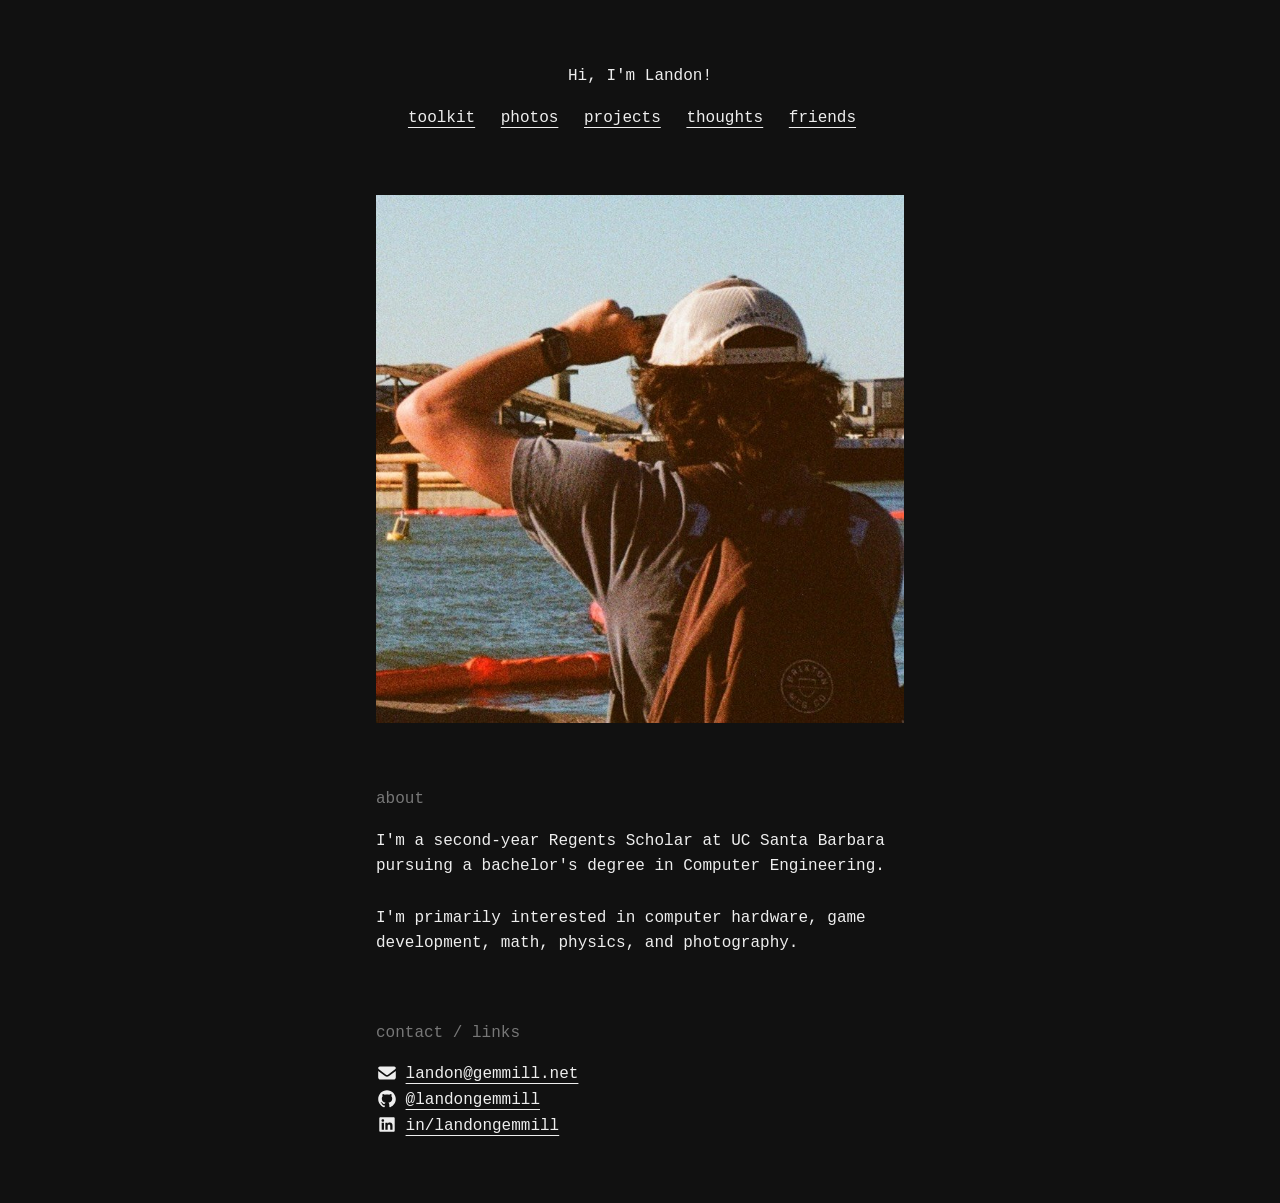
<file: index.html>
<!DOCTYPE html>
<html lang="en">
  <head>
    <meta charset="utf-8">
    <meta name="viewport" content="width=device-width, initial-scale=1">
    <title>Welcome · Landon Gemmill</title>
    <meta name="description" content="My personal website / portfolio">
    <meta name="author" content="Landon Gemmill">
    <meta name="robots" content="max-image-preview:large">
    <link rel="canonical" href="https://gemmill.net/">

    <meta property="og:type" content="website">
    <meta property="og:site_name" content="Landon Gemmill">
    <meta property="og:title" content="Welcome · Landon Gemmill">
    <meta property="og:description" content="My personal website / portfolio">
    <meta property="og:url" content="https://gemmill.net/">
    <meta property="og:image" content="https://gemmill.net/assets/icon.jpg">
    <meta property="og:image:width" content="732">
    <meta property="og:image:height" content="732">
    <meta property="og:image:alt" content="Landon Gemmill">
    <meta name="twitter:card" content="summary">

    <link rel="stylesheet" href="style.css">
    <link rel="icon" href="assets/favicon.ico">
  </head>
  <body>
    <main>
      <div class="center">
        <h1>Hi, I'm Landon!</h1>
        <nav>
          <a href="/toolkit">toolkit</a>
          <a href="/photos">photos</a>
          <a href="/projects">projects</a>
          <a href="/thoughts">thoughts</a>
          <a href="/friends">friends</a>
        </nav>
      </div>
      <section id="photo">
        <img src="assets/icon.jpg" alt="Landon Gemmill" width="732" height="732">
      </section>
      <section>
        <h2>about</h2>
        <p>I'm a second-year Regents Scholar at UC Santa Barbara pursuing a bachelor's degree in Computer Engineering.</p>
        <br>
        <p>I'm primarily interested in computer hardware, game development, math, physics, and photography.</p>
      </section>
      <h2>contact / links</h2>
      <ul>
        <li><a href="mailto:landon@gemmill.net"><span class="icon" style="--icon: url(assets/mail.svg)"></span>landon@gemmill.net</a></li>
        <li><a href="https://github.com/landongemmill" rel="me"><span class="icon" style="--icon: url(assets/github.svg)"></span>@landongemmill</a></li>
        <li><a href="https://linkedin.com/in/landongemmill" rel="me"><span class="icon" style="--icon: url(assets/linkedin.svg)"></span>in/landongemmill</a></li>
      </ul>
      <script type="application/ld+json">
      {
        "@context": "https://schema.org",
        "@type": "Person",
        "name": "Landon Gemmill",
        "givenName": "Landon",
        "familyName": "Gemmill",
        "pronouns": "he/him",
        "gender": "https://schema.org/Male",
        "birthDate": "2007-04-11",
        "url": "https://gemmill.net/",
        "image": "https://gemmill.net/assets/icon.jpg",
        "email": "landon@gemmill.net",
        "affiliation": { "@type": "CollegeOrUniversity", "name": "University of California, Santa Barbara" },
        "sameAs": [
          "https://github.com/landongemmill",
          "https://linkedin.com/in/landongemmill"
        ]
      }
      </script>
    </main>
  </body>
</html>
</file>
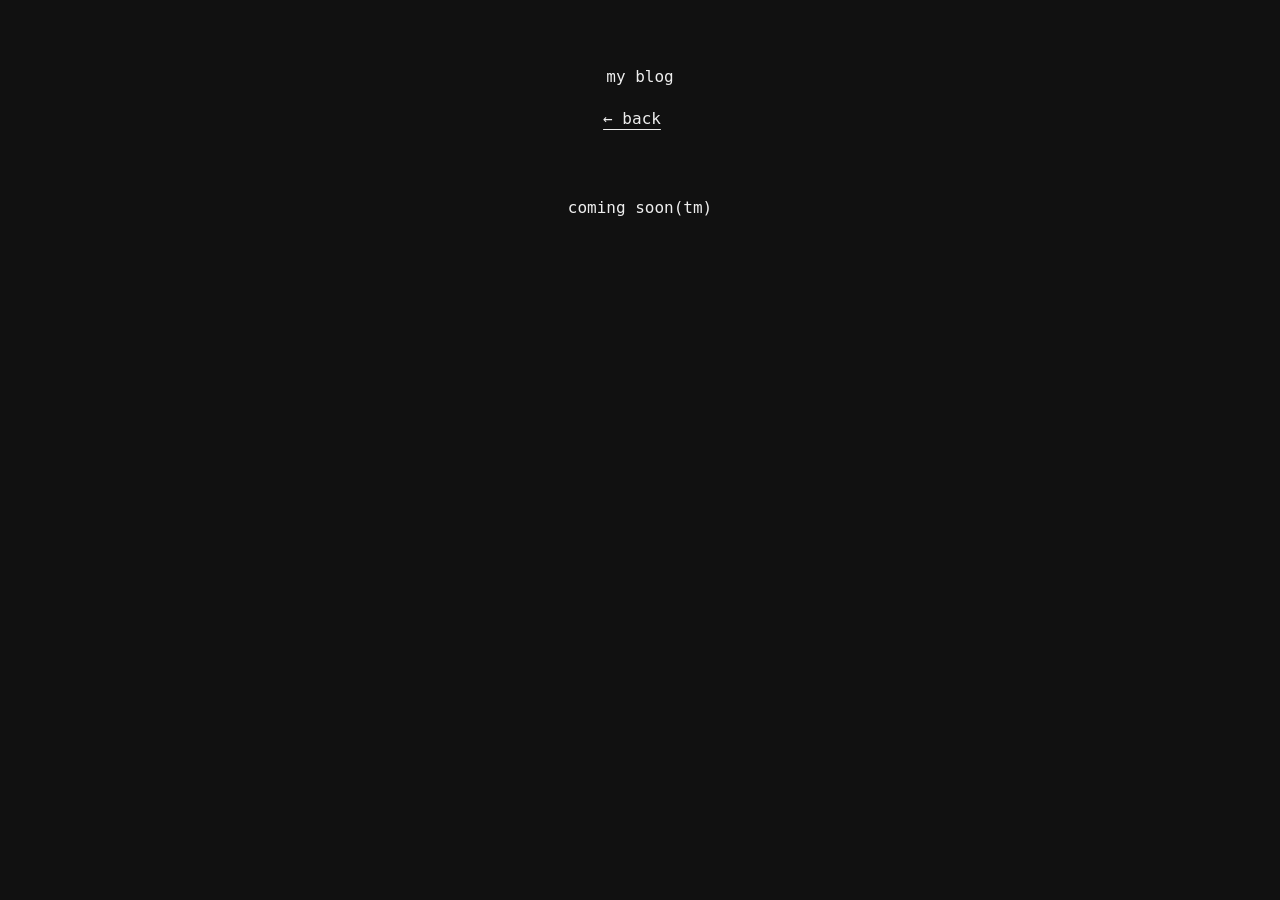
<file: blog.html>
<!DOCTYPE html>
<html lang="en">
  <head>
    <meta charset="utf-8">
    <meta name="viewport" content="width=device-width, initial-scale=1">
    <title>Projects · Landon Gemmill</title>
    <meta name="description" content="The thoughts I have">
    <meta name="author" content="Landon Gemmill">
    <meta name="robots" content="max-image-preview:large">
    <link rel="canonical" href="https://gemmill.net/projects">

    <meta property="og:type" content="website">
    <meta property="og:site_name" content="Landon Gemmill">
    <meta property="og:title" content="Blog · Landon Gemmill">
    <meta property="og:description" content="The thoguhts I have">
    <meta property="og:url" content="https://gemmill.net/blog">
    <meta property="og:image" content="https://gemmill.net/assets/icon.jpg">
    <meta property="og:image:width" content="732">
    <meta property="og:image:height" content="732">
    <meta property="og:image:alt" content="Landon Gemmill">
    <meta name="twitter:card" content="summary">

    <link rel="stylesheet" href="style.css">
    <link rel="icon" href="assets/favicon.ico">
  </head>
  <body>
    <main>
      <div class="center">
        <h1>my blog</h1>
        <nav>
          <a href="/">← back</a>
        </nav>
        <p>coming soon(tm)</p>
        
      </div>
    </main>
  </body>
</html>
</file>
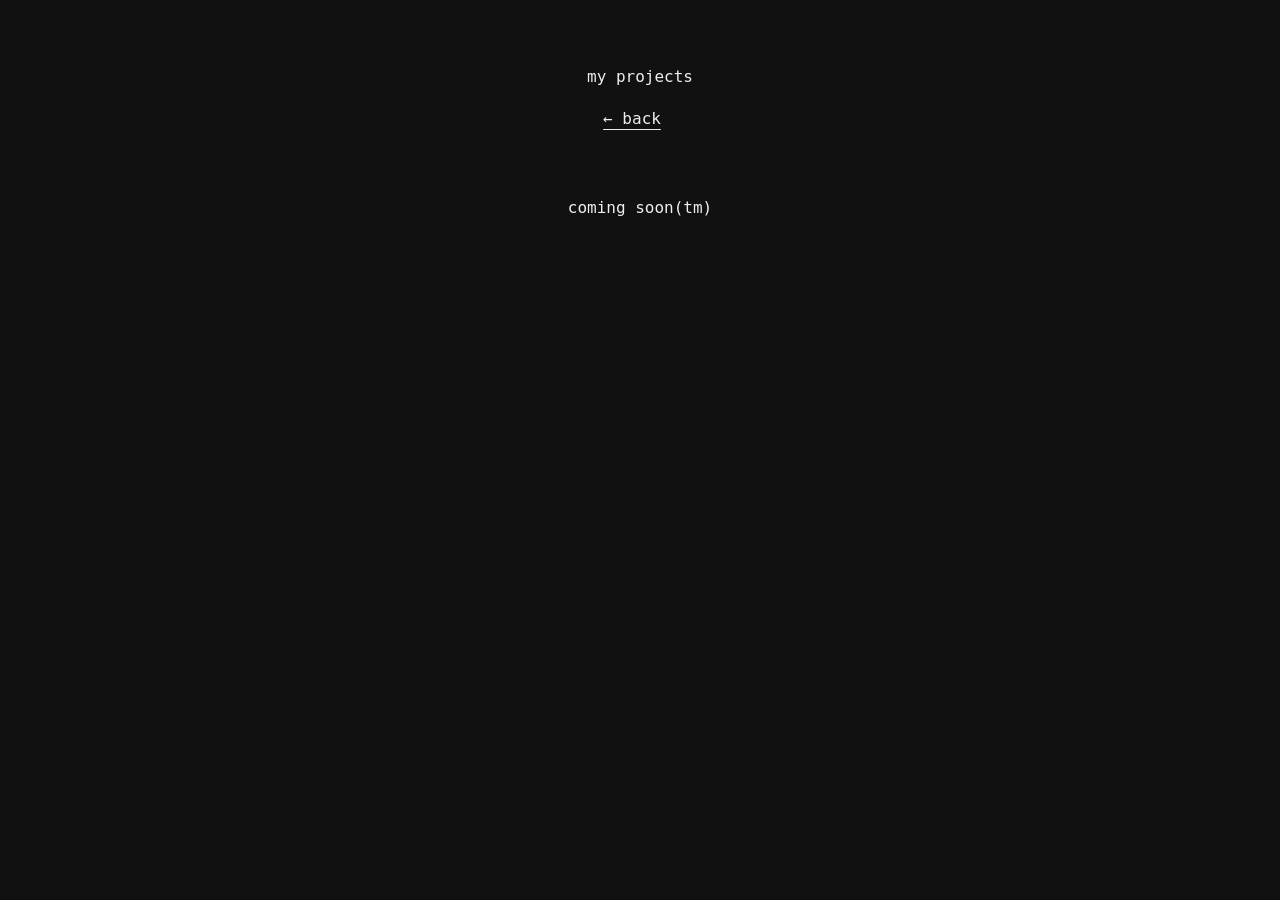
<file: projects.html>
<!DOCTYPE html>
<html lang="en">
  <head>
    <meta charset="utf-8">
    <meta name="viewport" content="width=device-width, initial-scale=1">
    <title>Projects · Landon Gemmill</title>
    <meta name="description" content="The projects I've made">
    <meta name="author" content="Landon Gemmill">
    <meta name="robots" content="max-image-preview:large">
    <link rel="canonical" href="https://gemmill.net/projects">

    <meta property="og:type" content="website">
    <meta property="og:site_name" content="Landon Gemmill">
    <meta property="og:title" content="Projects · Landon Gemmill">
    <meta property="og:description" content="The projects I've made">
    <meta property="og:url" content="https://gemmill.net/projects">
    <meta property="og:image" content="https://gemmill.net/assets/icon.jpg">
    <meta property="og:image:width" content="732">
    <meta property="og:image:height" content="732">
    <meta property="og:image:alt" content="Landon Gemmill">
    <meta name="twitter:card" content="summary">

    <link rel="stylesheet" href="style.css">
    <link rel="icon" href="assets/favicon.ico">
  </head>
  <body>
    <main>
      <div class="center">
        <h1>my projects</h1>
        <nav>
          <a href="/">← back</a>
        </nav>
        <p>coming soon(tm)</p>
        
      </div>
    </main>
  </body>
</html>
</file>
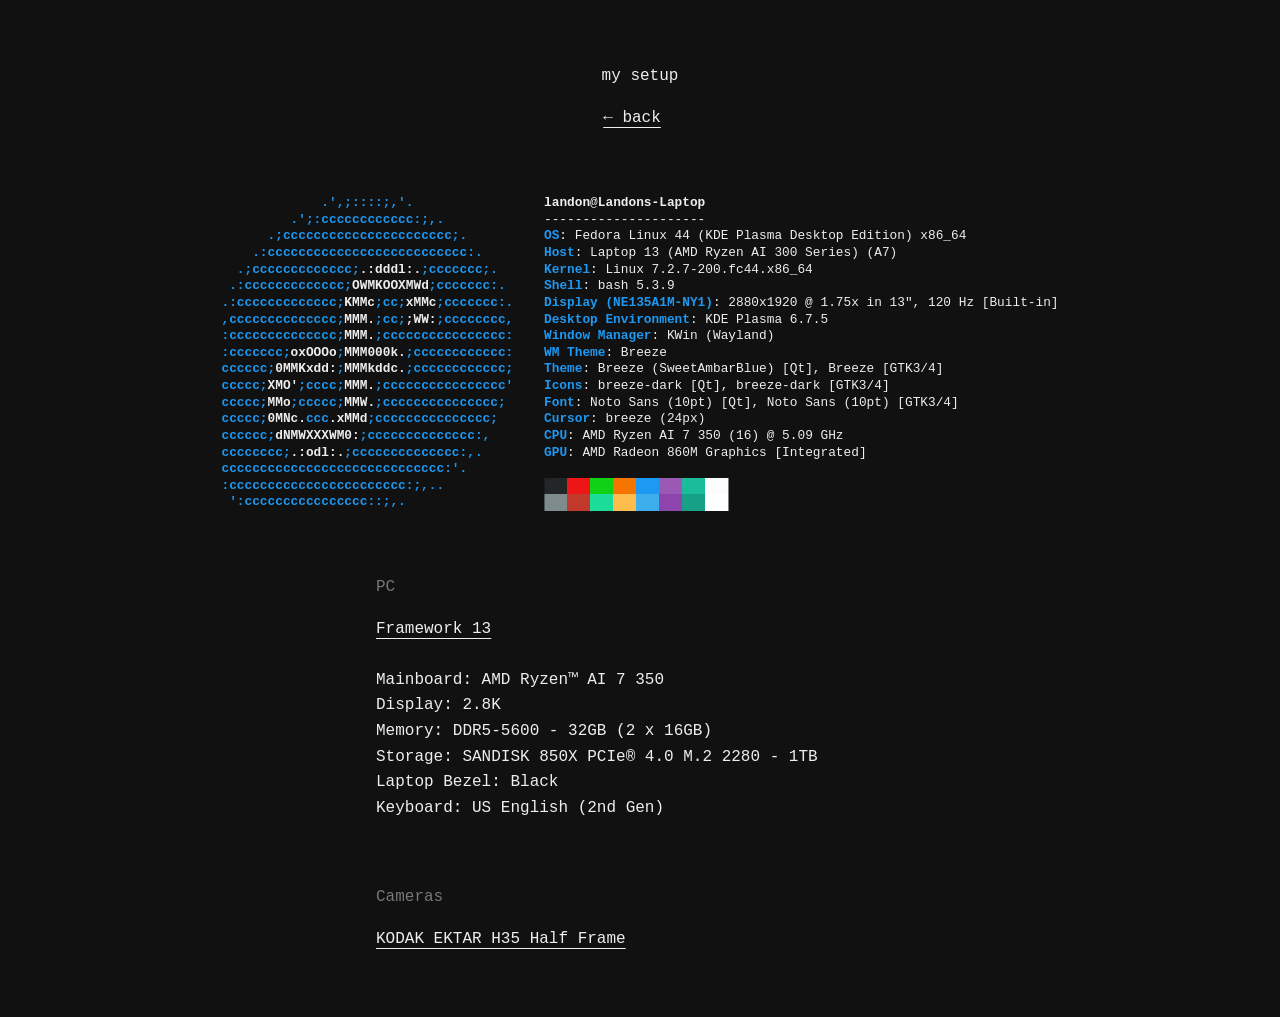
<file: setup.html>
<!DOCTYPE html>
<html lang="en">
  <head>
    <meta charset="utf-8">
    <meta name="viewport" content="width=device-width, initial-scale=1">
    <title>Setup · Landon Gemmill</title>
    <meta name="description" content="The peripherals and hardware I use">
    <meta name="author" content="Landon Gemmill">
    <meta name="robots" content="max-image-preview:large">
    <link rel="canonical" href="https://gemmill.net/setup">

    <meta property="og:type" content="website">
    <meta property="og:site_name" content="Landon Gemmill">
    <meta property="og:title" content="Setup · Landon Gemmill">
    <meta property="og:description" content="The peripherals and hardware I use">
    <meta property="og:url" content="https://gemmill.net/setup">
    <meta property="og:image" content="https://gemmill.net/assets/icon.jpg">
    <meta property="og:image:width" content="732">
    <meta property="og:image:height" content="732">
    <meta property="og:image:alt" content="Landon Gemmill">
    <meta name="twitter:card" content="summary">

    <link rel="stylesheet" href="style.css">
    <link rel="icon" href="assets/favicon.ico">
  </head>
  <body>
    <main>
      <div class="center">
        <h1>my setup</h1>
        <nav>
          <a href="/">← back</a>
        </nav>
      </div>
      <section>
<pre class="fastfetch">
             <b>.',;::::;,'.</b>                 <b class="w">landon</b>@<b class="w">Landons-Laptop</b>
         <b>.';:cccccccccccc:;,.</b>             ---------------------
      <b>.;cccccccccccccccccccccc;.</b>          <b>OS</b>: Fedora Linux 44 (KDE Plasma Desktop Edition) x86_64
    <b>.:cccccccccccccccccccccccccc:.</b>        <b>Host</b>: Laptop 13 (AMD Ryzen AI 300 Series) (A7)
  <b>.;ccccccccccccc;<span class="w">.:dddl:.</span>;ccccccc;.</b>      <b>Kernel</b>: Linux 7.2.7-200.fc44.x86_64
 <b>.:ccccccccccccc;<span class="w">OWMKOOXMWd</span>;ccccccc:.</b>     <b>Shell</b>: bash 5.3.9
<b>.:ccccccccccccc;<span class="w">KMMc</span>;cc;<span class="w">xMMc</span>;ccccccc:.</b>    <b>Display (NE135A1M-NY1)</b>: 2880x1920 @ 1.75x in 13", 120 Hz [Built-in]
<b>,cccccccccccccc;<span class="w">MMM.</span>;cc;<span class="w">;WW:</span>;cccccccc,</b>    <b>Desktop Environment</b>: KDE Plasma 6.7.5
<b>:cccccccccccccc;<span class="w">MMM.</span>;cccccccccccccccc:</b>    <b>Window Manager</b>: KWin (Wayland)
<b>:ccccccc;<span class="w">oxOOOo</span>;<span class="w">MMM000k.</span>;cccccccccccc:</b>    <b>WM Theme</b>: Breeze
<b>cccccc;<span class="w">0MMKxdd:</span>;<span class="w">MMMkddc.</span>;cccccccccccc;</b>    <b>Theme</b>: Breeze (SweetAmbarBlue) [Qt], Breeze [GTK3/4]
<b>ccccc;<span class="w">XMO'</span>;cccc;<span class="w">MMM.</span>;cccccccccccccccc'</b>    <b>Icons</b>: breeze-dark [Qt], breeze-dark [GTK3/4]
<b>ccccc;<span class="w">MMo</span>;ccccc;<span class="w">MMW.</span>;ccccccccccccccc;</b>     <b>Font</b>: Noto Sans (10pt) [Qt], Noto Sans (10pt) [GTK3/4]
<b>ccccc;<span class="w">0MNc.</span>ccc<span class="w">.xMMd</span>;ccccccccccccccc;</b>      <b>Cursor</b>: breeze (24px)
<b>cccccc;<span class="w">dNMWXXXWM0:</span>;cccccccccccccc:,</b>       <b>CPU</b>: AMD Ryzen AI 7 350 (16) @ 5.09 GHz
<b>cccccccc;<span class="w">.:odl:.</span>;cccccccccccccc:,.</b>        <b>GPU</b>: AMD Radeon 860M Graphics [Integrated]
<b>ccccccccccccccccccccccccccccc:'.</b>
<b>:ccccccccccccccccccccccc:;,..</b>             <span class="palette"></span>
 <b>':cccccccccccccccc::;,.</b>                  <span class="palette bright"></span></pre>
      </section>
      <section>
        <h2>PC</h2>
        <p><a href="https://frame.work/laptop13">Framework 13</a></p><br>
        <p>Mainboard: AMD Ryzen™ AI 7 350</p>
        <p>Display: 2.8K</p>
        <p>Memory: DDR5-5600 - 32GB (2 x 16GB)</p>
        <p>Storage: SANDISK 850X PCIe® 4.0 M.2 2280 - 1TB</p>
        <p>Laptop Bezel: Black</p>
        <p>Keyboard: US English (2nd Gen)</p>
      </section>
      <h2>Cameras</h2>
      <p><a href="https://www.kodak.com/en/consumer/product/cameras/film/h35-film-camera">KODAK EKTAR H35 Half Frame</a></p>
    </main>
  </body>
</html>
</file>
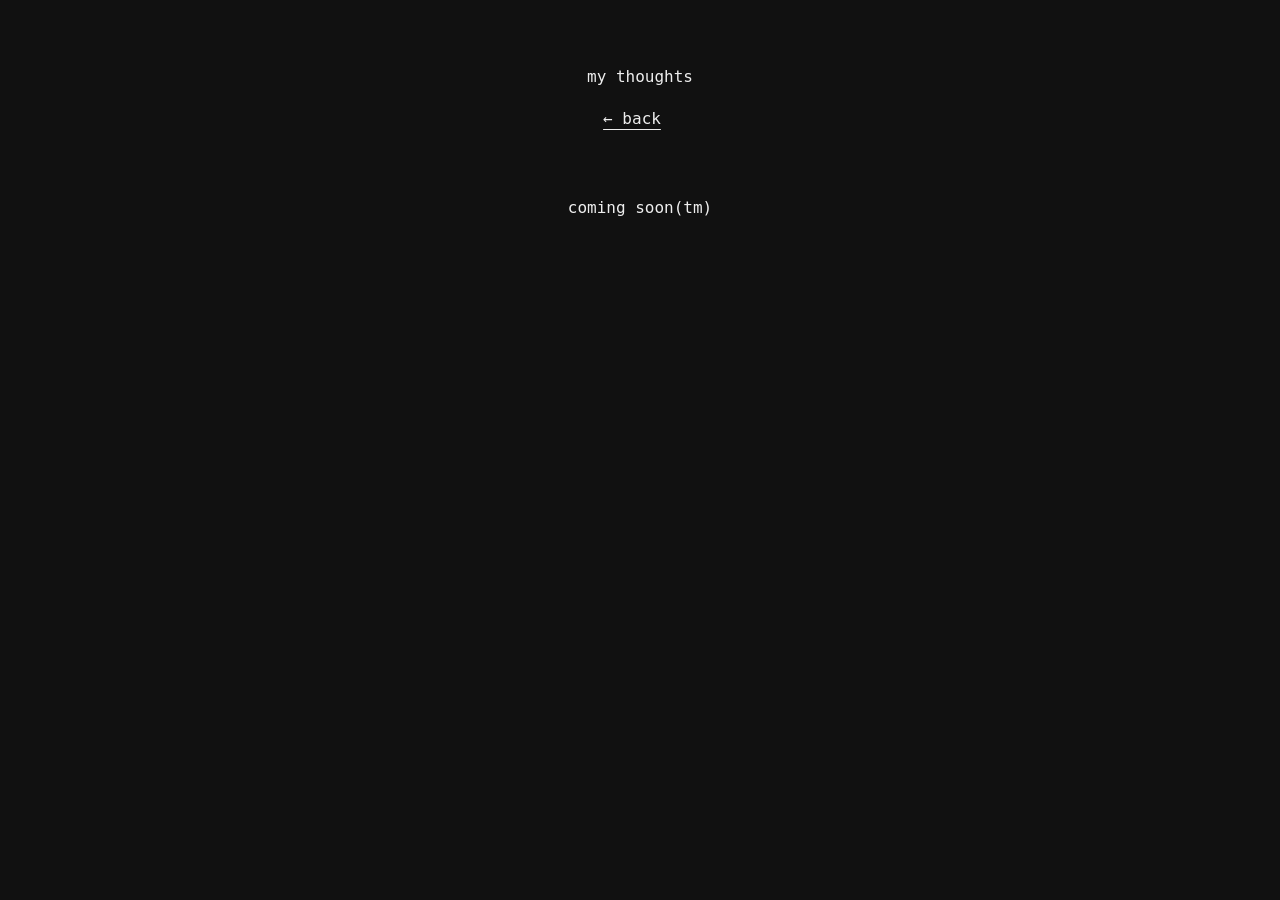
<file: thoughts.html>
<!DOCTYPE html>
<html lang="en">
  <head>
    <meta charset="utf-8">
    <meta name="viewport" content="width=device-width, initial-scale=1">
    <title>Thoughts · Landon Gemmill</title>
    <meta name="description" content="The thoughts I have">
    <meta name="author" content="Landon Gemmill">
    <meta name="robots" content="max-image-preview:large">
    <link rel="canonical" href="https://gemmill.net/thoughts">

    <meta property="og:type" content="website">
    <meta property="og:site_name" content="Landon Gemmill">
    <meta property="og:title" content="Thoughts · Landon Gemmill">
    <meta property="og:description" content="The thoughts I have">
    <meta property="og:url" content="https://gemmill.net/thoughts">
    <meta property="og:image" content="https://gemmill.net/assets/icon.jpg">
    <meta property="og:image:width" content="732">
    <meta property="og:image:height" content="732">
    <meta property="og:image:alt" content="Landon Gemmill">
    <meta name="twitter:card" content="summary">

    <link rel="stylesheet" href="style.css">
    <link rel="icon" href="assets/favicon.ico">
  </head>
  <body>
    <main>
      <div class="center">
        <h1>my thoughts</h1>
        <nav>
          <a href="/">← back</a>
        </nav>
        <p>coming soon(tm)</p>
        
      </div>
    </main>
  </body>
</html>
</file>
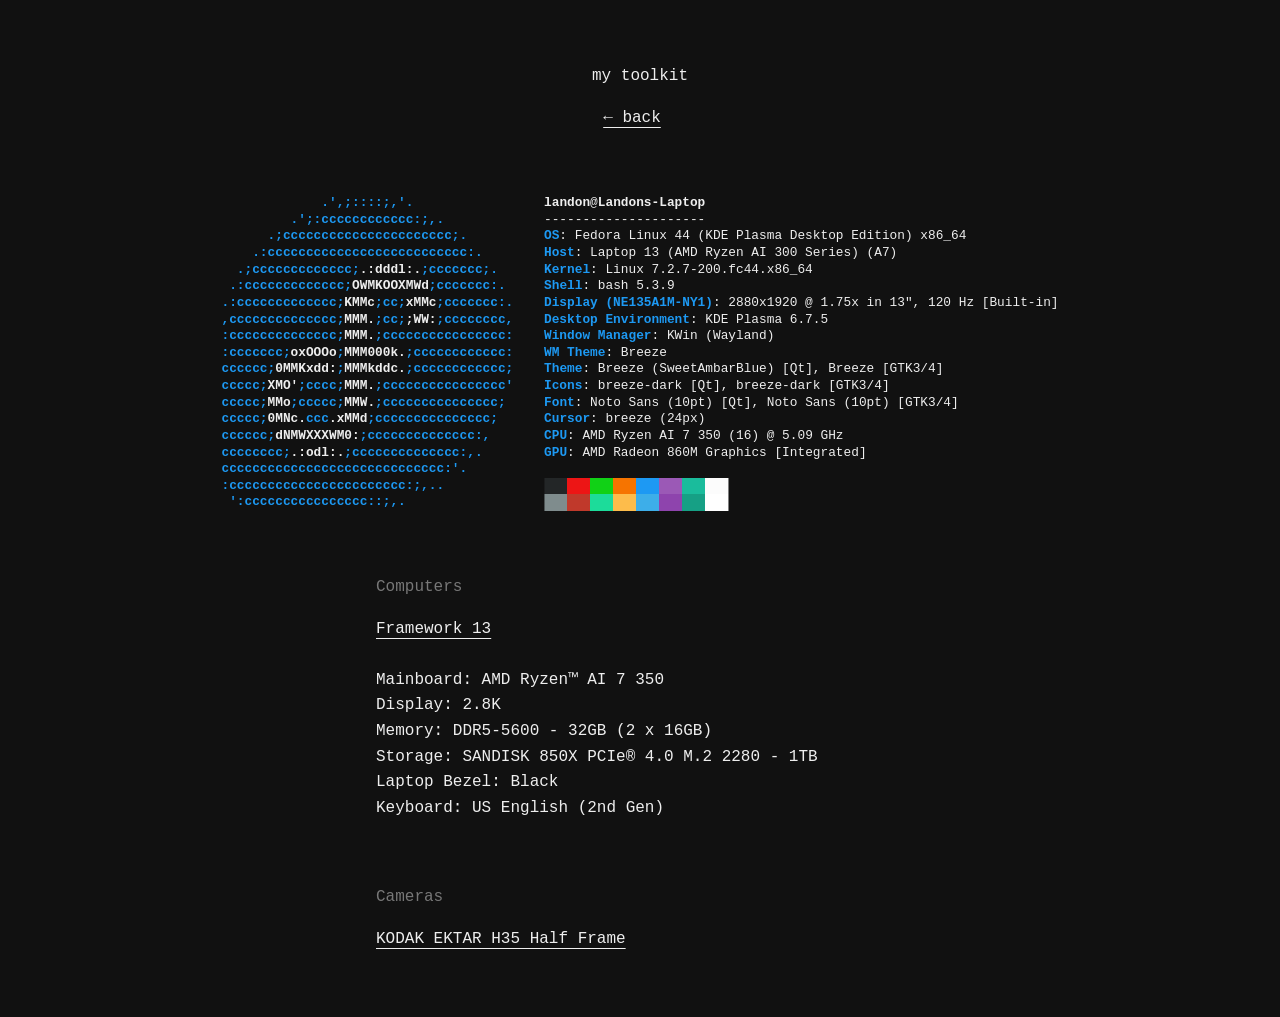
<file: toolkit.html>
<!DOCTYPE html>
<html lang="en">
  <head>
    <meta charset="utf-8">
    <meta name="viewport" content="width=device-width, initial-scale=1">
    <title>Toolkit · Landon Gemmill</title>
    <meta name="description" content="The peripherals and hardware I use">
    <meta name="author" content="Landon Gemmill">
    <meta name="robots" content="max-image-preview:large">
    <link rel="canonical" href="https://gemmill.net/toolkit">

    <meta property="og:type" content="website">
    <meta property="og:site_name" content="Landon Gemmill">
    <meta property="og:title" content="Toolkit · Landon Gemmill">
    <meta property="og:description" content="The peripherals and hardware I use">
    <meta property="og:url" content="https://gemmill.net/toolkit">
    <meta property="og:image" content="https://gemmill.net/assets/icon.jpg">
    <meta property="og:image:width" content="732">
    <meta property="og:image:height" content="732">
    <meta property="og:image:alt" content="Landon Gemmill">
    <meta name="twitter:card" content="summary">

    <link rel="stylesheet" href="style.css">
    <link rel="icon" href="assets/favicon.ico">
  </head>
  <body>
    <main>
      <div class="center">
        <h1>my toolkit</h1>
        <nav>
          <a href="/">← back</a>
        </nav>
      </div>
      <section>
<pre class="fastfetch">
             <b>.',;::::;,'.</b>                 <b class="w">landon</b>@<b class="w">Landons-Laptop</b>
         <b>.';:cccccccccccc:;,.</b>             ---------------------
      <b>.;cccccccccccccccccccccc;.</b>          <b>OS</b>: Fedora Linux 44 (KDE Plasma Desktop Edition) x86_64
    <b>.:cccccccccccccccccccccccccc:.</b>        <b>Host</b>: Laptop 13 (AMD Ryzen AI 300 Series) (A7)
  <b>.;ccccccccccccc;<span class="w">.:dddl:.</span>;ccccccc;.</b>      <b>Kernel</b>: Linux 7.2.7-200.fc44.x86_64
 <b>.:ccccccccccccc;<span class="w">OWMKOOXMWd</span>;ccccccc:.</b>     <b>Shell</b>: bash 5.3.9
<b>.:ccccccccccccc;<span class="w">KMMc</span>;cc;<span class="w">xMMc</span>;ccccccc:.</b>    <b>Display (NE135A1M-NY1)</b>: 2880x1920 @ 1.75x in 13", 120 Hz [Built-in]
<b>,cccccccccccccc;<span class="w">MMM.</span>;cc;<span class="w">;WW:</span>;cccccccc,</b>    <b>Desktop Environment</b>: KDE Plasma 6.7.5
<b>:cccccccccccccc;<span class="w">MMM.</span>;cccccccccccccccc:</b>    <b>Window Manager</b>: KWin (Wayland)
<b>:ccccccc;<span class="w">oxOOOo</span>;<span class="w">MMM000k.</span>;cccccccccccc:</b>    <b>WM Theme</b>: Breeze
<b>cccccc;<span class="w">0MMKxdd:</span>;<span class="w">MMMkddc.</span>;cccccccccccc;</b>    <b>Theme</b>: Breeze (SweetAmbarBlue) [Qt], Breeze [GTK3/4]
<b>ccccc;<span class="w">XMO'</span>;cccc;<span class="w">MMM.</span>;cccccccccccccccc'</b>    <b>Icons</b>: breeze-dark [Qt], breeze-dark [GTK3/4]
<b>ccccc;<span class="w">MMo</span>;ccccc;<span class="w">MMW.</span>;ccccccccccccccc;</b>     <b>Font</b>: Noto Sans (10pt) [Qt], Noto Sans (10pt) [GTK3/4]
<b>ccccc;<span class="w">0MNc.</span>ccc<span class="w">.xMMd</span>;ccccccccccccccc;</b>      <b>Cursor</b>: breeze (24px)
<b>cccccc;<span class="w">dNMWXXXWM0:</span>;cccccccccccccc:,</b>       <b>CPU</b>: AMD Ryzen AI 7 350 (16) @ 5.09 GHz
<b>cccccccc;<span class="w">.:odl:.</span>;cccccccccccccc:,.</b>        <b>GPU</b>: AMD Radeon 860M Graphics [Integrated]
<b>ccccccccccccccccccccccccccccc:'.</b>
<b>:ccccccccccccccccccccccc:;,..</b>             <span class="palette"></span>
 <b>':cccccccccccccccc::;,.</b>                  <span class="palette bright"></span></pre>
      </section>
      <section>
        <h2>Computers</h2>
        <p><a href="https://frame.work/laptop13">Framework 13</a></p><br>
        <p>Mainboard: AMD Ryzen™ AI 7 350</p>
        <p>Display: 2.8K</p>
        <p>Memory: DDR5-5600 - 32GB (2 x 16GB)</p>
        <p>Storage: SANDISK 850X PCIe® 4.0 M.2 2280 - 1TB</p>
        <p>Laptop Bezel: Black</p>
        <p>Keyboard: US English (2nd Gen)</p>
      </section>
      <h2>Cameras</h2>
      <p><a href="https://www.kodak.com/en/consumer/product/cameras/film/h35-film-camera">KODAK EKTAR H35 Half Frame</a></p>
    </main>
  </body>
</html>
</file>
<file: style.css>
/* Primary website colors, we don't care if you use light mode */
:root {
  --fg: #eee;
  --bg: #111;
  --muted: #777;
}

/* Don't let the browser control the size of stuff, we control allat */
* { margin: 0; padding: 0; box-sizing: border-box; }

/* KILL THE SCROLL BAR!!! */
html { scrollbar-width: none; }
html::-webkit-scrollbar { display: none; }

/* Basic stuff, our font, our colors and such */
body {
  font: 16px/1.6 ui-monospace, monospace;
  color: var(--fg);
  background: var(--bg);
}

/* fade in animation */
@keyframes fadeIn {
  from {
    opacity: 0;
    transform: translateY(-5px);
  }
  to {
    opacity: 1;
    transform: translateY(0px);
  }
}

/* Makes sure all of our stuff is in a nice little vertical rectangle */
main {
  max-width: 560px;
  margin: 0 auto;
  padding: 4rem 1rem;

  animation: fadeIn 0.175s ease-out;
}

/* This is for the title and nav bars and stuff */
.center {
  text-align: center;
}

h1 { font-size: 1rem; font-weight: normal; }

h2 {
  font-size: 1rem;
  font-weight: normal;
  color: var(--muted);
  margin-bottom: 1rem;
}

nav { margin: 1rem 0 4rem; }
nav a { margin-right: 1rem; }

section { margin-bottom: 4rem; }

a { color: inherit; text-underline-offset: 5px; }
a:hover { color: var(--muted); }
ul { list-style: none; }

pre {
  font: inherit;
  font-size: 0.7rem;
  line-height: 1.3;
  overflow-x: auto;
}

#photo img {
  width: 100%;
  height: auto;
  display: block;
}

/* The evil fastfetch element (this is really bad but i dont want to do scripting for it) */
.fastfetch {
  width: max-content;
  max-width: calc(100vw - 2rem);
  margin-left: 50%;
  transform: translateX(-50%);
  font-size: 0.8rem;
  overflow-x: auto;
  overflow-y: hidden;
}

.fastfetch b { color: #1d99f3; }
.fastfetch .w { color: var(--fg); }

.fastfetch .palette {
  display: inline-block;
  width: 24ch;
  height: 1.3em;
  vertical-align: top;
  background: linear-gradient(to right,
    #232627 0 12.5%, #ed1515 0 25%, #11d116 0 37.5%, #f67400 0 50%,
    #1d99f3 0 62.5%, #9b59b6 0 75%, #1abc9c 0 87.5%, #fcfcfc 0);
}

.fastfetch .palette.bright {
  background: linear-gradient(to right,
    #7f8c8d 0 12.5%, #c0392b 0 25%, #1cdc9a 0 37.5%, #fdbc4b 0 50%,
    #3daee9 0 62.5%, #8e44ad 0 75%, #16a085 0 87.5%, #ffffff 0);
}

/* Gallery stuff!!! This shows the images */
#gallery {
  width: min(100vw - 4rem, 1600px);
  margin-left: 50%;
  transform: translateX(-50%);
  display: grid;
  grid-template-columns: repeat(auto-fill, minmax(200px, 1fr));
  gap: 8px;
}

#gallery img {
  width: 100%;
  aspect-ratio: 1 / 1;
  object-fit: cover;
  cursor: pointer;
}

/* overlay stuff for clicking on images */
#overlay {
  display: none;
  position: fixed;
  inset: 0;
  background: rgba(0, 0, 0, 0.8);
  justify-content: center;
  align-items: center;
  z-index: 100;
}

#overlay.open {
  display: flex;
}

#overlay-img {
  max-width: 95vw;
  max-height: 95vh;
}

/* icon stuff for the index page */
.icon {
  display: inline-block;
  width: 1.35em;
  height: 1.35em;
  margin-right: 0.5em;
  vertical-align: -0.35em;
  background: currentColor;
  mask: var(--icon) center;
}
</file>
